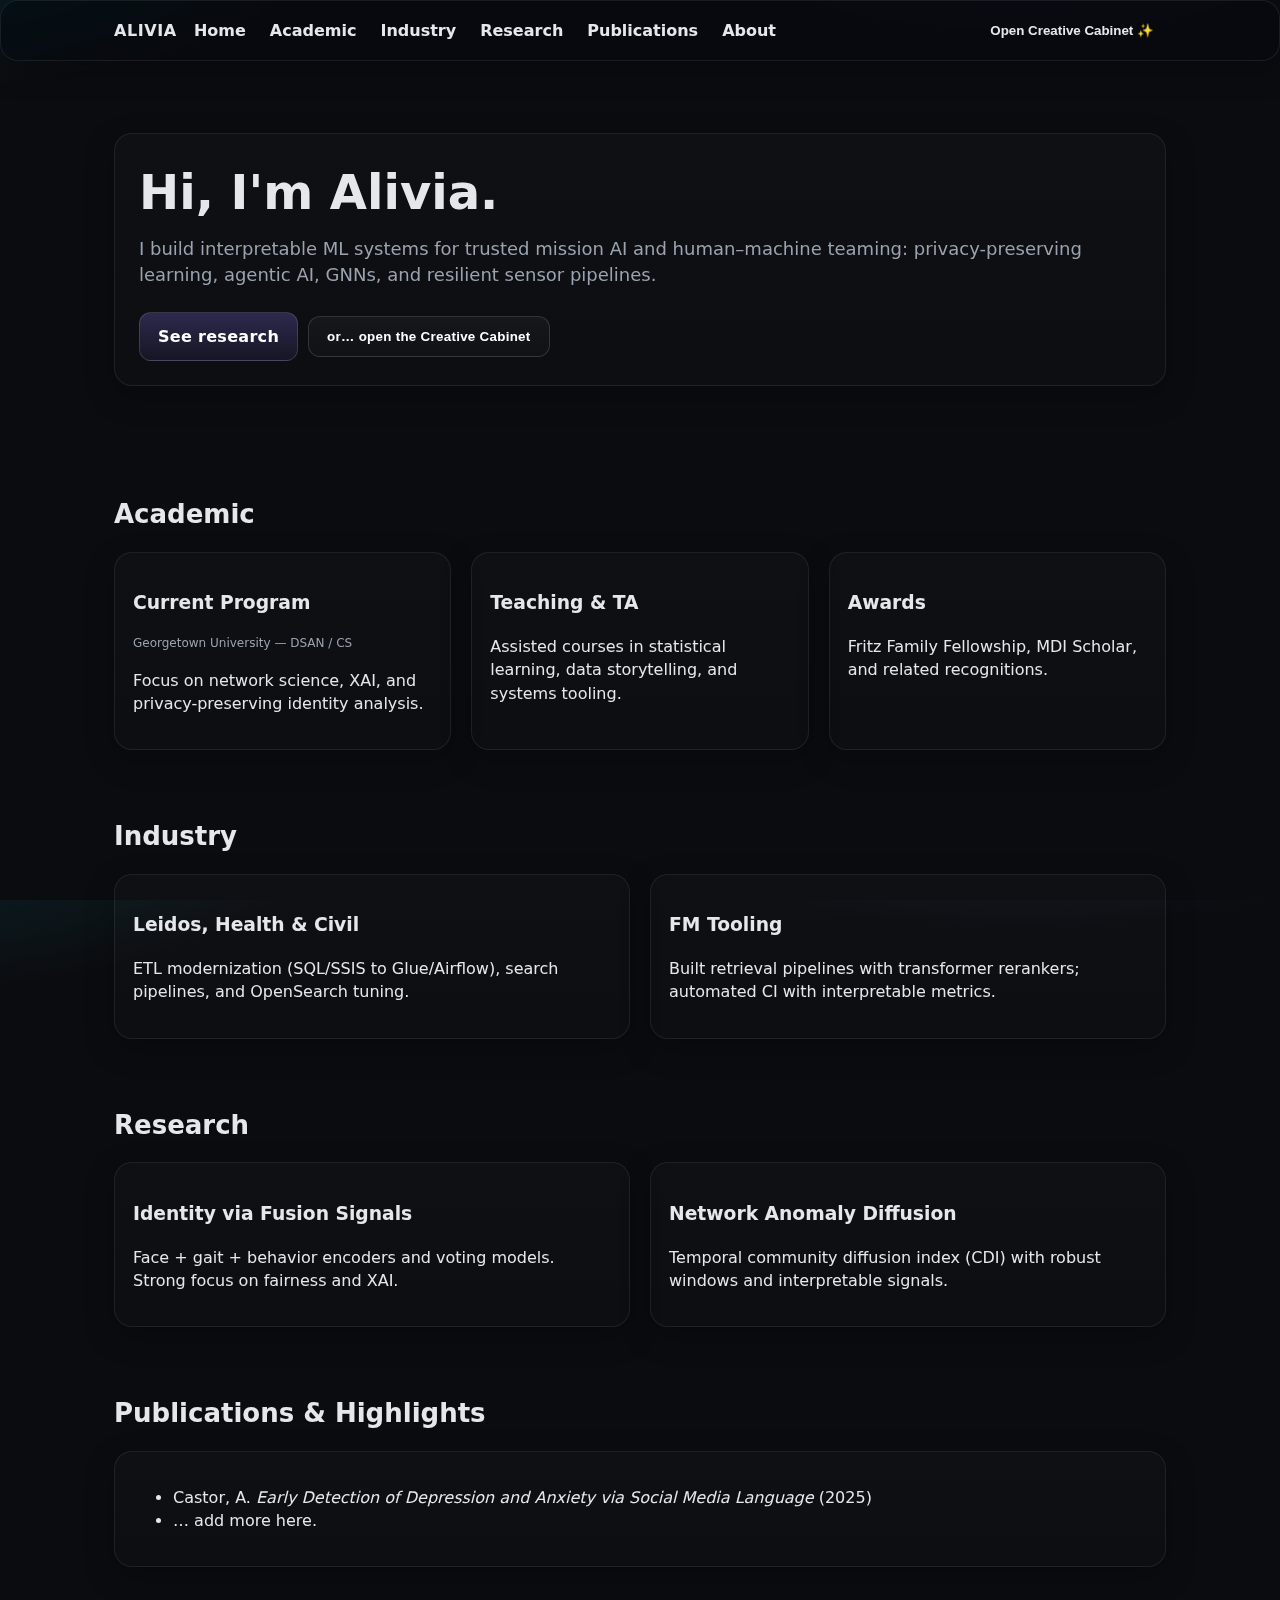
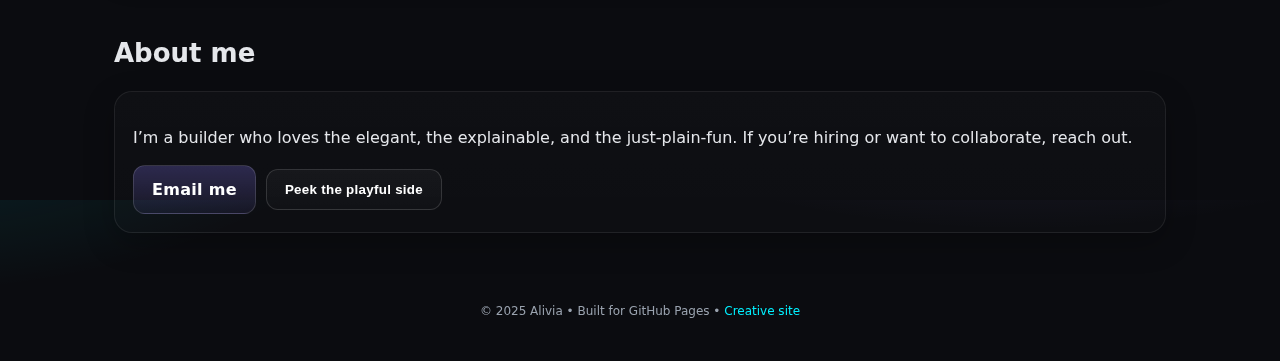
<file: index.html>
<!DOCTYPE html><html lang="en"><head>
<meta charset="utf-8"><meta name="viewport" content="width=device-width, initial-scale=1">
<title>Alivia — Professional</title><link rel="stylesheet" href="assets/css/styles.css"><meta name="theme-color" content="#0b0c10"></head>
<body>
<header class="topbar card"><nav class="nav container">
  <div class="left"><strong style="font-weight:900; letter-spacing:.6px">ALIVIA</strong>
    <a href="#home">Home</a><a href="#academic">Academic</a><a href="#industry">Industry</a><a href="#research">Research</a><a href="#publications">Publications</a><a href="#about">About</a></div>
  <div class="right"><button class="switch-mode" data-to-creative>Open Creative Cabinet ✨</button></div></nav></header>
<section id="home" class="hero container"><div class="card" style="padding:24px"><h1>Hi, I'm Alivia.</h1>
  <p>I build interpretable ML systems for trusted mission AI and human–machine teaming: privacy-preserving learning, agentic AI, GNNs, and resilient sensor pipelines.</p>
  <div class="controls"><a class="btn" href="#research">See research</a><button class="btn secondary" data-to-creative>or… open the Creative Cabinet</button></div></div></section>
<section id="academic" class="container section"><h2 class="section-title">Academic</h2><div class="grid">
  <div class="card" style="padding:18px"><h3>Current Program</h3><p class="small">Georgetown University — DSAN / CS</p><p>Focus on network science, XAI, and privacy-preserving identity analysis.</p></div>
  <div class="card" style="padding:18px"><h3>Teaching & TA</h3><p>Assisted courses in statistical learning, data storytelling, and systems tooling.</p></div>
  <div class="card" style="padding:18px"><h3>Awards</h3><p>Fritz Family Fellowship, MDI Scholar, and related recognitions.</p></div></div></section>
<section id="industry" class="container section"><h2 class="section-title">Industry</h2><div class="grid">
  <div class="card" style="padding:18px"><h3>Leidos, Health & Civil</h3><p>ETL modernization (SQL/SSIS to Glue/Airflow), search pipelines, and OpenSearch tuning.</p></div>
  <div class="card" style="padding:18px"><h3>FM Tooling</h3><p>Built retrieval pipelines with transformer rerankers; automated CI with interpretable metrics.</p></div></div></section>
<section id="research" class="container section"><h2 class="section-title">Research</h2><div class="grid">
  <div class="card" style="padding:18px"><h3>Identity via Fusion Signals</h3><p>Face + gait + behavior encoders and voting models. Strong focus on fairness and XAI.</p></div>
  <div class="card" style="padding:18px"><h3>Network Anomaly Diffusion</h3><p>Temporal community diffusion index (CDI) with robust windows and interpretable signals.</p></div></div></section>
<section id="publications" class="container section"><h2 class="section-title">Publications & Highlights</h2><div class="card" style="padding:18px"><ul>
  <li>Castor, A. <em>Early Detection of Depression and Anxiety via Social Media Language</em> (2025)</li><li>… add more here.</li></ul></div></section>
<section id="about" class="container section"><h2 class="section-title">About me</h2><div class="card" style="padding:18px">
  <p>I’m a builder who loves the elegant, the explainable, and the just-plain-fun. If you’re hiring or want to collaborate, reach out.</p>
  <div class="controls"><a class="btn" href="mailto:hello@example.com">Email me</a><button class="btn secondary" data-to-creative>Peek the playful side</button></div></div></section>
<footer class="small">© 2025 Alivia • Built for GitHub Pages • <a href="creative.html">Creative site</a></footer>
<script src="assets/js/storage.js"></script><script src="assets/js/main.js"></script></body></html>
</file>
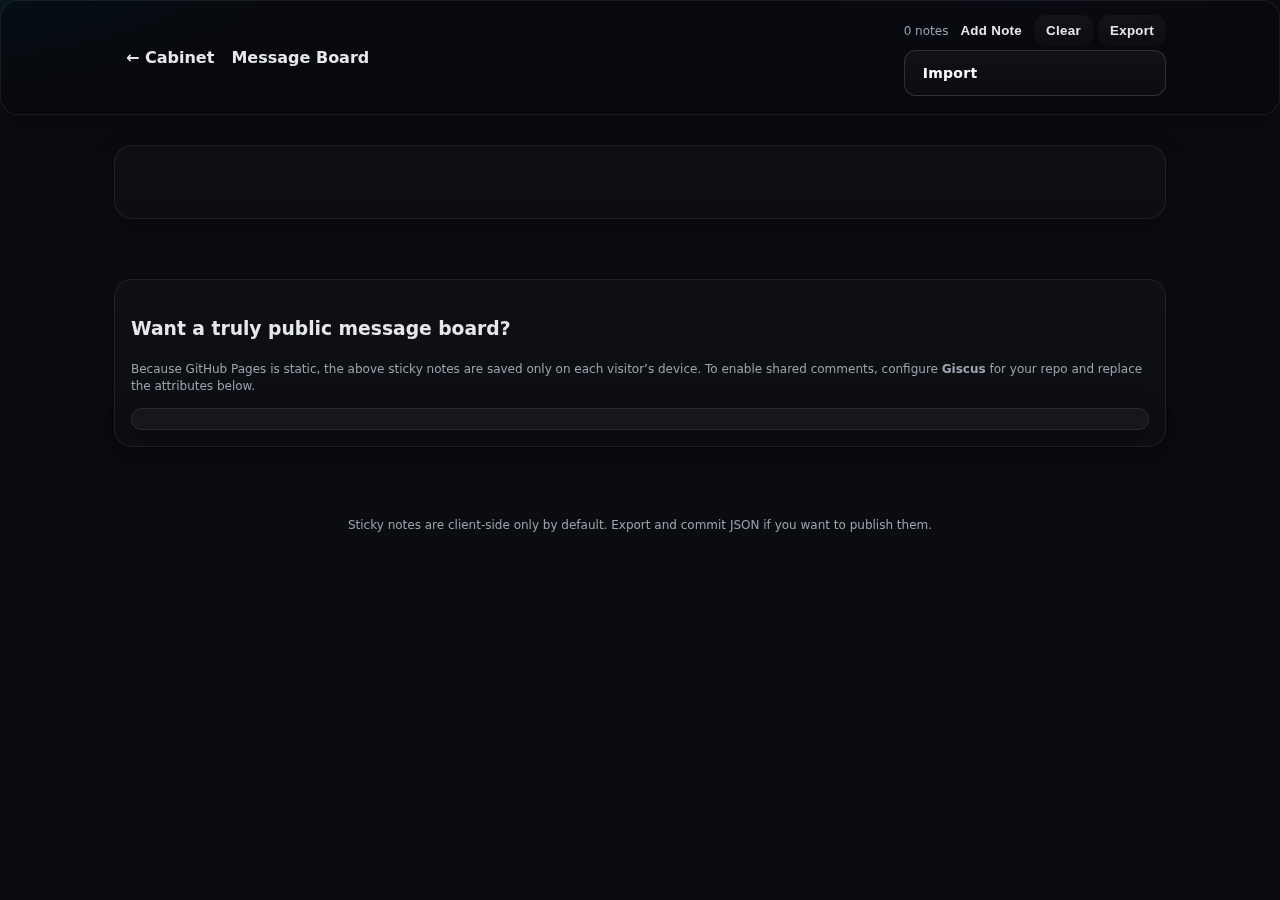
<file: board.html>
<!DOCTYPE html><html lang="en"><head>
<meta charset="utf-8"><meta name="viewport" content="width=device-width, initial-scale=1">
<title>🗒️ Post-it Board</title><link rel="stylesheet" href="assets/css/styles.css"></head>
<body><header class="topbar card"><nav class="nav container"><div class="left"><a href="creative.html">← Cabinet</a> <strong>Message Board</strong></div>
  <div class="right"><span class="small" id="count"></span><button class="btn" id="addNote">Add Note</button><button class="btn secondary" id="clearNotes">Clear</button>
    <button class="btn secondary" id="exportNotes">Export</button><label class="btn secondary" style="cursor:pointer">Import <input id="importNotes" type="file" accept="application/json" hidden></label></div></nav></header>
<section class="container section"><div class="card" style="padding:16px"><div class="board"></div></div></section>
<section class="container section"><div class="card" style="padding:16px"><h3>Want a truly public message board?</h3>
  <p class="small">Because GitHub Pages is static, the above sticky notes are saved only on each visitor’s device. To enable shared comments, configure <strong>Giscus</strong> for your repo and replace the attributes below.</p>
  <div class="card" style="padding:10px; background:rgba(255,255,255,.04)">
    <script src="https://giscus.app/client.js" data-repo="OWNER/REPO" data-repo-id="REPO_ID" data-category="Announcements" data-category-id="CATEGORY_ID" data-mapping="pathname" data-strict="0" data-reactions-enabled="1" data-emit-metadata="0" data-input-position="top" data-theme="transparent_dark" data-lang="en" crossorigin="anonymous" async></script>
  </div></div></section>
<footer class="small">Sticky notes are client-side only by default. Export and commit JSON if you want to publish them.</footer>
<script src="assets/js/storage.js"></script><script src="assets/js/board.js"></script></body></html>
</file>
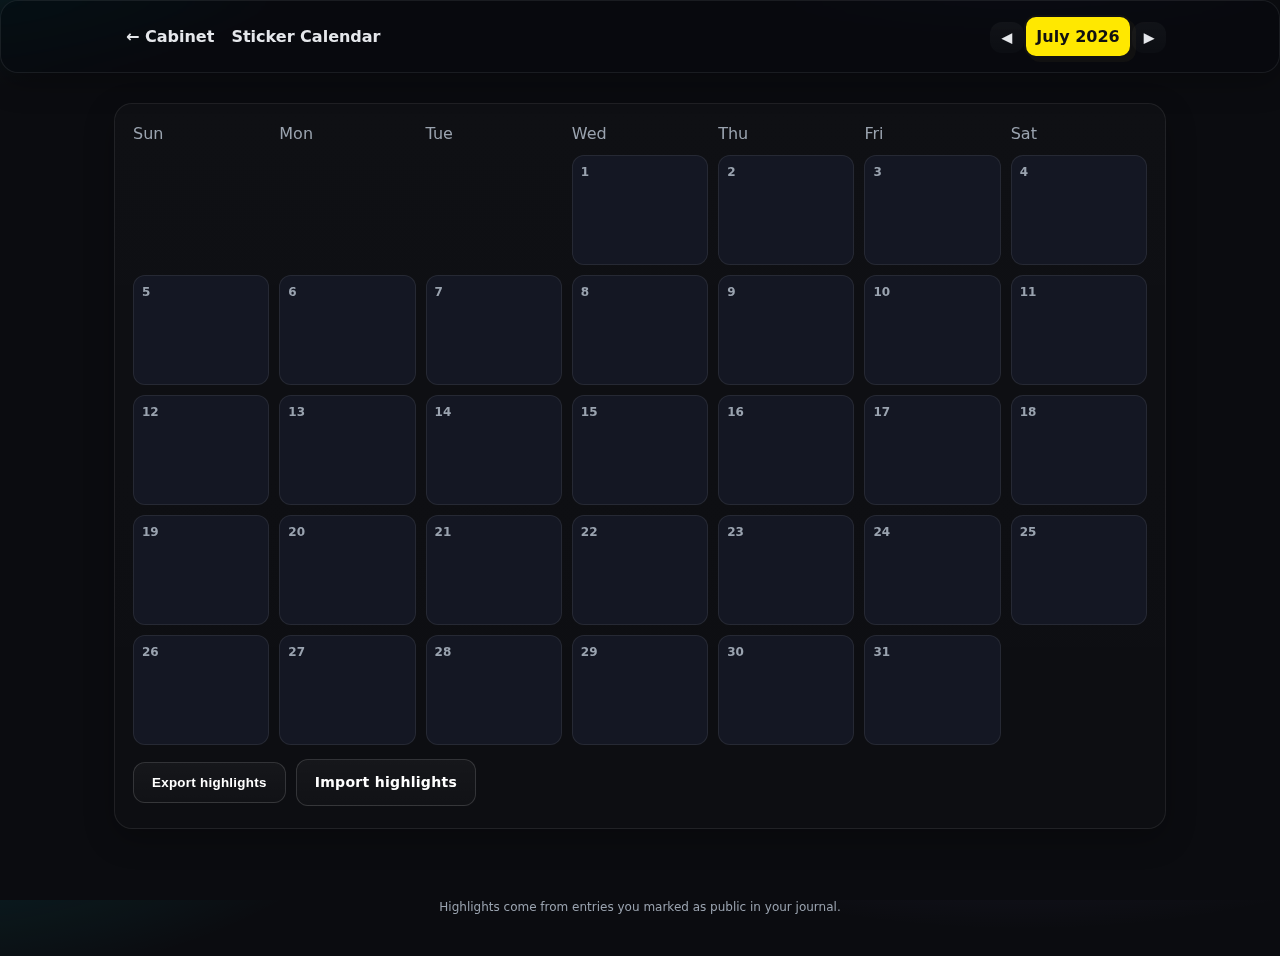
<file: calendar.html>
<!DOCTYPE html><html lang="en"><head>
<meta charset="utf-8"><meta name="viewport" content="width=device-width, initial-scale=1">
<title>📆 Sticker Calendar</title><link rel="stylesheet" href="assets/css/styles.css"></head>
<body><header class="topbar card"><nav class="nav container"><div class="left"><a href="creative.html">← Cabinet</a> <strong>Sticker Calendar</strong></div>
  <div class="right"><button class="btn secondary" id="prev">◀</button><span class="y2k-chip" id="monthLabel"></span><button class="btn secondary" id="next">▶</button></div></nav></header>
<section class="container section"><div class="card" style="padding:18px"><div class="cal-header"><div>Sun</div><div>Mon</div><div>Tue</div><div>Wed</div><div>Thu</div><div>Fri</div><div>Sat</div></div>
  <div class="calendar"></div>
  <div class="controls" style="margin-top:10px"><button class="btn secondary" id="exportHL">Export highlights</button>
    <label class="btn secondary" style="cursor:pointer">Import highlights <input id="importHL" type="file" accept="application/json" hidden></label></div></div></section>
<footer class="small">Highlights come from entries you marked as public in your journal.</footer>
<script src="assets/js/storage.js"></script><script src="assets/js/calendar.js"></script>  <script src="assets/js/cabinet.js"></script>
</body></html>
</file>
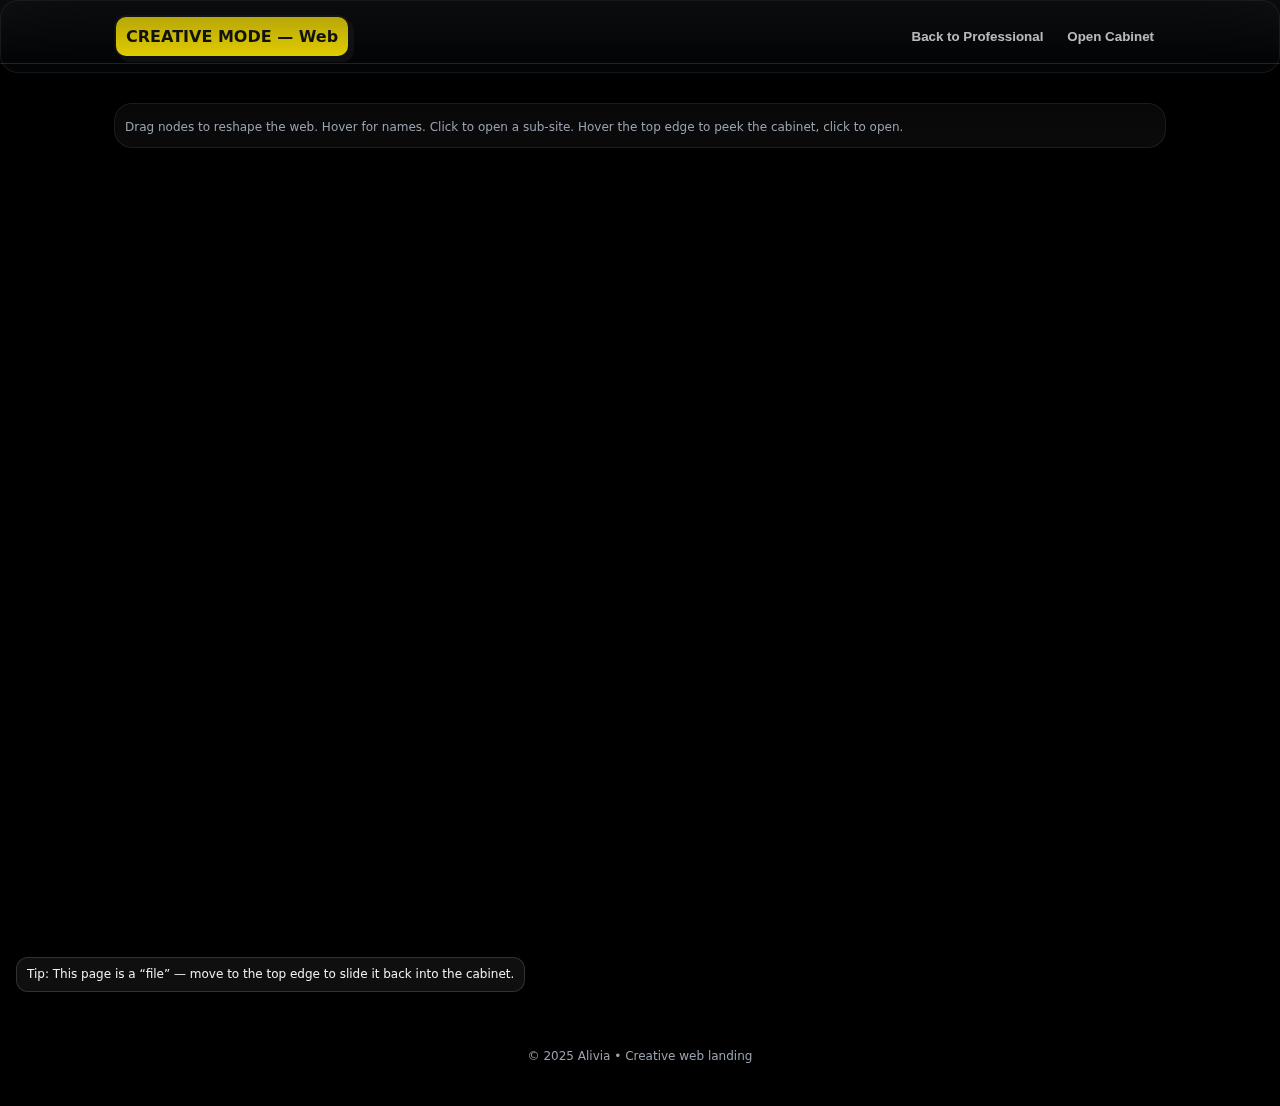
<file: creative.html>
<!DOCTYPE html><html lang="en"><head>
<meta charset="utf-8"><meta name="viewport" content="width=device-width, initial-scale=1">
<title>Alivia — Creative Cabinet</title><link rel="stylesheet" href="assets/css/styles.css"></head>
<body class="creative-landing">
<div class="top-hover-zone" title="Hover or click to open the cabinet"></div>
<header class="topbar card"><nav class="nav container">
  <div class="left"><span class="y2k-chip">CREATIVE MODE — Web</span></div>
  <div class="right"><button class="switch-mode" data-to-pro>Back to Professional</button><button class="switch-mode" data-open-cabinet>Open Cabinet</button></div>
</nav></header>
<section class="container section"><div class="card" style="padding:10px; background:rgba(255,255,255,.04)">
  <span class="small">Drag nodes to reshape the web. Hover for names. Click to open a sub‑site. Hover the top edge to peek the cabinet, click to open.</span></div></section>
<div class="web-wrap"><canvas id="webcanvas"></canvas><div id="tooltip" style="display:none"></div>
  <div class="node-hint">Tip: This page is a “file” — move to the top edge to slide it back into the cabinet.</div></div>
<div class="cabinet"><div class="handle" data-open-cabinet>▼ open the cabinet</div><div class="container"><div class="drawer-tabs">
  <div class="tab"><a href="journal.html">🔒 Private Journal</a></div><div class="tab"><a href="calendar.html">📆 Sticker Calendar</a></div><div class="tab"><a href="library.html">📚 Book Shelf</a></div>
  <div class="tab"><a href="dvds.html">📀 DVD Rack</a></div><div class="tab"><a href="board.html">🗒️ Post-it Board</a></div><div class="tab"><a href="music.html">🎵 Music</a></div>
  <div class="tab"><a href="network.html">🕸️ Network</a></div><div class="tab"><a href="messaging.html">💬 Messaging</a></div><div class="tab"><a href="index.html">🧭 Professional</a></div>
</div><div class="card" style="padding:20px"><p>Use the drawer tabs as shortcuts — or the web of nodes on this page.</p></div></div></div>
<footer class="small">© 2025 Alivia • Creative web landing</footer>
<script src="assets/js/storage.js"></script><script src="assets/js/main.js"></script><script src="assets/js/web.js"></script></body></html>
</file>
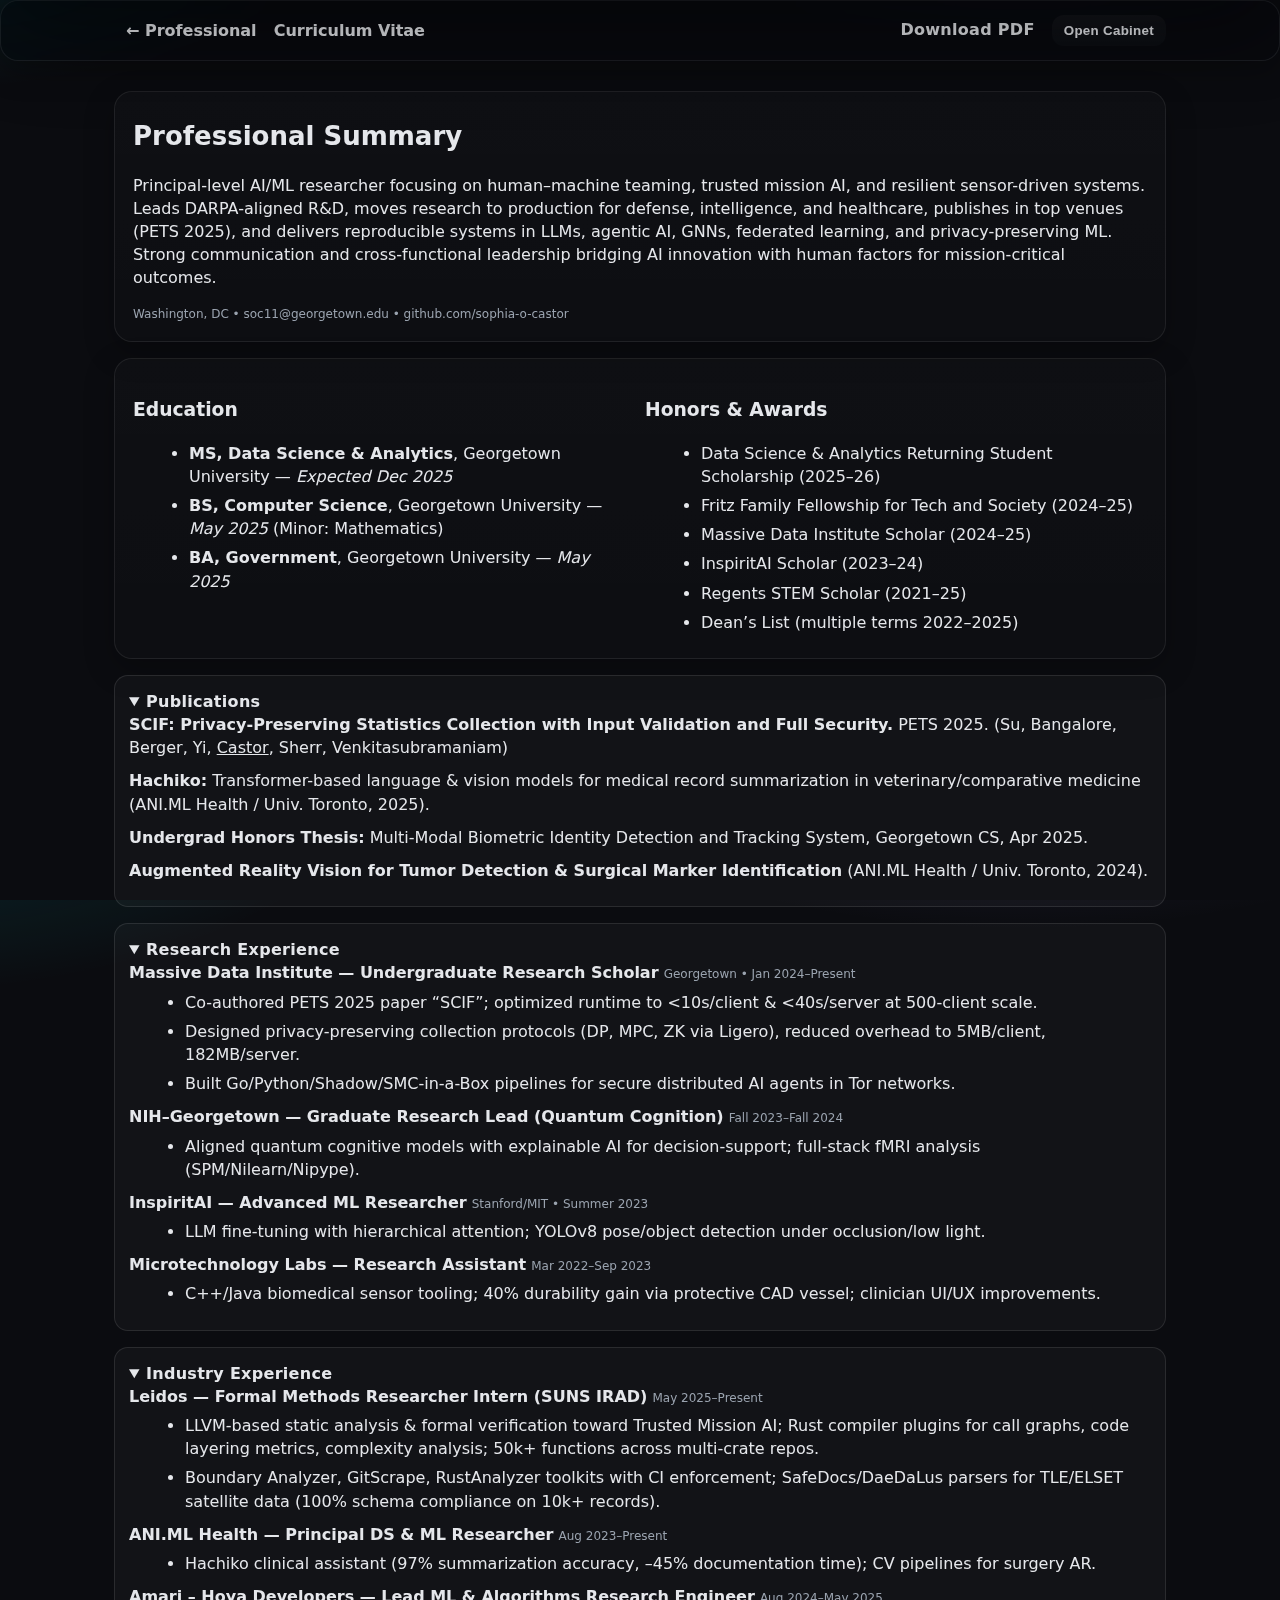
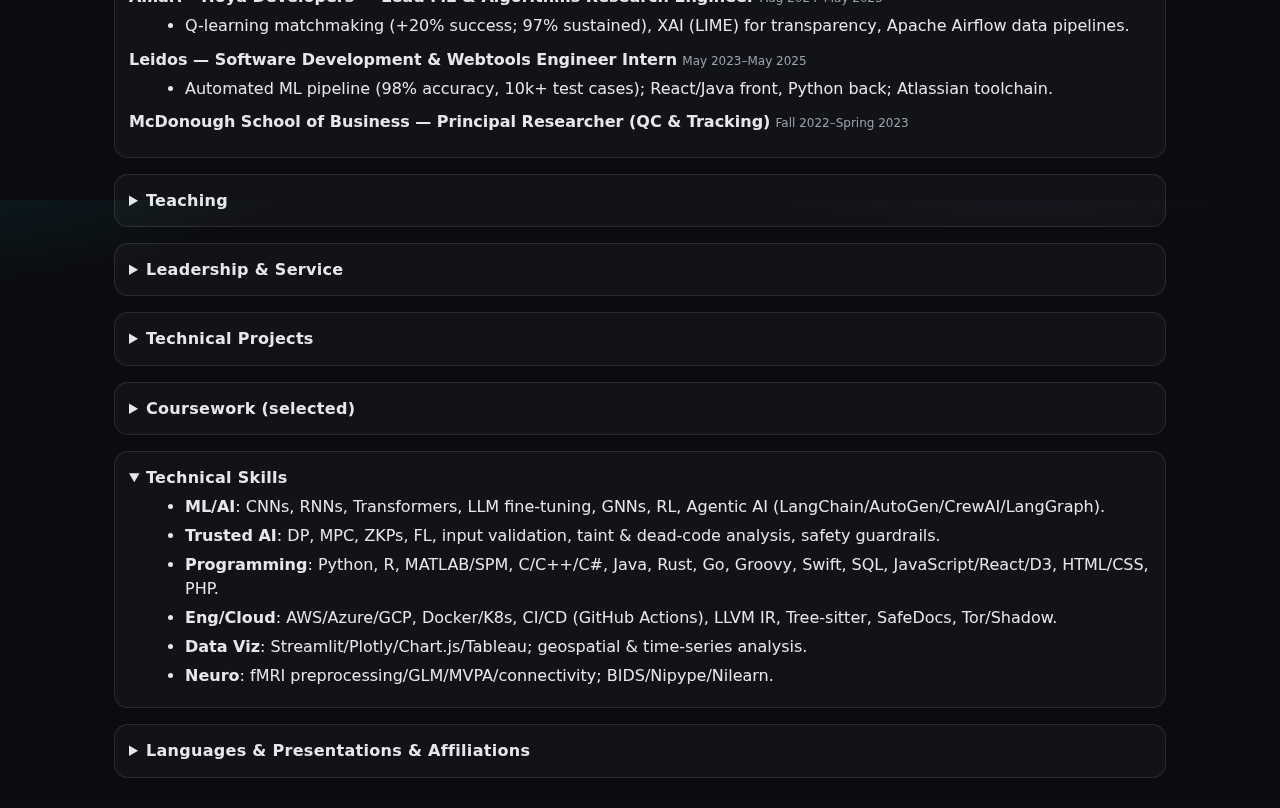
<file: cv.html>
<!DOCTYPE html>
<html lang="en">
<head>
  <meta charset="utf-8">
  <meta name="viewport" content="width=device-width, initial-scale=1">
  <title>CV — Sophia Castor</title>
  <link rel="stylesheet" href="assets/css/styles.css">
  <style>
    .cv-grid{display:grid; grid-template-columns:1fr; gap:16px}
    details{ background:rgba(255,255,255,.03); border:1px solid rgba(255,255,255,.1); border-radius:14px; padding:14px }
    summary{ cursor:pointer; font-weight:800; letter-spacing:.3px }
    .cv-two{ display:grid; grid-template-columns:1fr 1fr; gap:10px }
    .chip{ display:inline-flex; gap:8px; align-items:center; background:rgba(255,255,255,.06); border:1px solid rgba(255,255,255,.12); padding:6px 10px; border-radius:999px; margin-right:6px; margin-top:6px }
    .item{ margin-bottom:10px }
    .where{ color:var(--muted); font-size:12px }
    .bul{ margin:6px 0 0 16px }
    .bul li{ margin-bottom:6px }
    .download{ margin-left:auto }
  </style>
</head>
<body>
  <header class="topbar card">
    <nav class="nav container">
      <div class="left"><a href="index.html">← Professional</a> <strong>Curriculum Vitae</strong></div>
      <div class="right">
        <a class="btn" href="assets/docs/Sophia_Castor_CV.pdf" target="_blank" rel="noopener">Download PDF</a>
        <button class="btn secondary" data-open-cabinet>Open Cabinet</button>
      </div>
    </nav>
  </header>

  <section class="container section cv-grid">
    <div class="card" style="padding:18px">
      <h2 class="section-title">Professional Summary</h2>
      <p>Principal-level AI/ML researcher focusing on human–machine teaming, trusted mission AI, and resilient sensor-driven systems. Leads DARPA-aligned R&amp;D, moves research to production for defense, intelligence, and healthcare, publishes in top venues (PETS 2025), and delivers reproducible systems in LLMs, agentic AI, GNNs, federated learning, and privacy-preserving ML. Strong communication and cross-functional leadership bridging AI innovation with human factors for mission-critical outcomes.</p>
      <div class="small">Washington, DC • soc11@georgetown.edu • github.com/sophia-o-castor</div>
    </div>

    <div class="card" style="padding:18px">
      <div class="cv-two">
        <div>
          <h3>Education</h3>
          <ul class="bul">
            <li><strong>MS, Data Science &amp; Analytics</strong>, Georgetown University — <em>Expected Dec 2025</em></li>
            <li><strong>BS, Computer Science</strong>, Georgetown University — <em>May 2025</em> (Minor: Mathematics)</li>
            <li><strong>BA, Government</strong>, Georgetown University — <em>May 2025</em></li>
          </ul>
        </div>
        <div>
          <h3>Honors &amp; Awards</h3>
          <ul class="bul">
            <li>Data Science &amp; Analytics Returning Student Scholarship (2025–26)</li>
            <li>Fritz Family Fellowship for Tech and Society (2024–25)</li>
            <li>Massive Data Institute Scholar (2024–25)</li>
            <li>InspiritAI Scholar (2023–24)</li>
            <li>Regents STEM Scholar (2021–25)</li>
            <li>Dean’s List (multiple terms 2022–2025)</li>
          </ul>
        </div>
      </div>
    </div>

    <details open>
      <summary>Publications</summary>
      <div class="item"><strong>SCIF: Privacy-Preserving Statistics Collection with Input Validation and Full Security.</strong> PETS 2025. (Su, Bangalore, Berger, Yi, <u>Castor</u>, Sherr, Venkitasubramaniam)</div>
      <div class="item"><strong>Hachiko:</strong> Transformer-based language &amp; vision models for medical record summarization in veterinary/comparative medicine (ANI.ML Health / Univ. Toronto, 2025).</div>
      <div class="item"><strong>Undergrad Honors Thesis:</strong> Multi-Modal Biometric Identity Detection and Tracking System, Georgetown CS, Apr 2025.</div>
      <div class="item"><strong>Augmented Reality Vision for Tumor Detection &amp; Surgical Marker Identification</strong> (ANI.ML Health / Univ. Toronto, 2024).</div>
    </details>

    <details open>
      <summary>Research Experience</summary>
      <div class="item">
        <strong>Massive Data Institute — Undergraduate Research Scholar</strong> <span class="where">Georgetown • Jan 2024–Present</span>
        <ul class="bul">
          <li>Co-authored PETS 2025 paper “SCIF”; optimized runtime to &lt;10s/client &amp; &lt;40s/server at 500-client scale.</li>
          <li>Designed privacy-preserving collection protocols (DP, MPC, ZK via Ligero), reduced overhead to 5MB/client, 182MB/server.</li>
          <li>Built Go/Python/Shadow/SMC-in-a-Box pipelines for secure distributed AI agents in Tor networks.</li>
        </ul>
      </div>
      <div class="item">
        <strong>NIH–Georgetown — Graduate Research Lead (Quantum Cognition)</strong> <span class="where">Fall 2023–Fall 2024</span>
        <ul class="bul">
          <li>Aligned quantum cognitive models with explainable AI for decision-support; full-stack fMRI analysis (SPM/Nilearn/Nipype).</li>
        </ul>
      </div>
      <div class="item">
        <strong>InspiritAI — Advanced ML Researcher</strong> <span class="where">Stanford/MIT • Summer 2023</span>
        <ul class="bul">
          <li>LLM fine-tuning with hierarchical attention; YOLOv8 pose/object detection under occlusion/low light.</li>
        </ul>
      </div>
      <div class="item">
        <strong>Microtechnology Labs — Research Assistant</strong> <span class="where">Mar 2022–Sep 2023</span>
        <ul class="bul">
          <li>C++/Java biomedical sensor tooling; 40% durability gain via protective CAD vessel; clinician UI/UX improvements.</li>
        </ul>
      </div>
    </details>

    <details open>
      <summary>Industry Experience</summary>
      <div class="item">
        <strong>Leidos — Formal Methods Researcher Intern (SUNS IRAD)</strong> <span class="where">May 2025–Present</span>
        <ul class="bul">
          <li>LLVM-based static analysis &amp; formal verification toward Trusted Mission AI; Rust compiler plugins for call graphs, code layering metrics, complexity analysis; 50k+ functions across multi-crate repos.</li>
          <li>Boundary Analyzer, GitScrape, RustAnalyzer toolkits with CI enforcement; SafeDocs/DaeDaLus parsers for TLE/ELSET satellite data (100% schema compliance on 10k+ records).</li>
        </ul>
      </div>
      <div class="item">
        <strong>ANI.ML Health — Principal DS &amp; ML Researcher</strong> <span class="where">Aug 2023–Present</span>
        <ul class="bul">
          <li>Hachiko clinical assistant (97% summarization accuracy, –45% documentation time); CV pipelines for surgery AR.</li>
        </ul>
      </div>
      <div class="item">
        <strong>Amari – Hoya Developers — Lead ML &amp; Algorithms Research Engineer</strong> <span class="where">Aug 2024–May 2025</span>
        <ul class="bul">
          <li>Q-learning matchmaking (+20% success; 97% sustained), XAI (LIME) for transparency, Apache Airflow data pipelines.</li>
        </ul>
      </div>
      <div class="item">
        <strong>Leidos — Software Development &amp; Webtools Engineer Intern</strong> <span class="where">May 2023–May 2025</span>
        <ul class="bul">
          <li>Automated ML pipeline (98% accuracy, 10k+ test cases); React/Java front, Python back; Atlassian toolchain.</li>
        </ul>
      </div>
      <div class="item">
        <strong>McDonough School of Business — Principal Researcher (QC &amp; Tracking)</strong> <span class="where">Fall 2022–Spring 2023</span>
      </div>
    </details>

    <details>
      <summary>Teaching</summary>
      <ul class="bul">
        <li>Georgetown — TA/Grader (Calculus II), 80+ students; +12% average exam performance.</li>
        <li>theCoderSchool — Lead Instructor (Scratch, Python, C++), 2020–2021.</li>
        <li>After School Kids — Instructor &amp; Mentor, 2021–2023.</li>
      </ul>
    </details>

    <details>
      <summary>Leadership &amp; Service</summary>
      <ul class="bul">
        <li>Students of Georgetown, Inc. (The Corp) — Director of Seasonal Services (2,000+ boxes; $70k revenue; 30% cost reduction; built CSV/Excel/Tkinter order system with 45% fewer errors).</li>
        <li>International Science Newspaper — Editor &amp; Media Lead (Bootstrap/PHP/XAMPP site; +20% readership).</li>
      </ul>
    </details>

    <details>
      <summary>Technical Projects</summary>
      <ul class="bul">
        <li><strong>IoT Anomaly Propagation &amp; CDI</strong> — temporal GNNs, cascade trees; +25% attribution; Streamlit observability.</li>
        <li><strong>Mental Health NLP</strong> — Reddit/Twitter classification; TF–IDF, BERT; SHAP explainability; interactive web app.</li>
        <li><strong>Gig Economy Data Policy</strong> — OSHA/DOL reporting framework; privacy-aware standards.</li>
        <li><strong>Sea-Level Rise &amp; Resilience</strong> — Bangladesh/Maldives/Philippines, lead–lag analysis &amp; policy guidance.</li>
        <li><strong>Humanitarian Security Incidents</strong> — 4,300+ incidents; full-stack data storytelling platform.</li>
      </ul>
    </details>

    <details>
      <summary>Coursework (selected)</summary>
      <div class="chip">NLP</div><div class="chip">ML/AI</div><div class="chip">Deep Learning</div><div class="chip">Network Analysis</div><div class="chip">GNNs</div>
      <div class="chip">Physics</div><div class="chip">Biochem</div><div class="chip">Neurobiology</div><div class="chip">Topology</div><div class="chip">Cryptography</div>
    </details>

    <details open>
      <summary>Technical Skills</summary>
      <ul class="bul">
        <li><strong>ML/AI</strong>: CNNs, RNNs, Transformers, LLM fine-tuning, GNNs, RL, Agentic AI (LangChain/AutoGen/CrewAI/LangGraph).</li>
        <li><strong>Trusted AI</strong>: DP, MPC, ZKPs, FL, input validation, taint &amp; dead-code analysis, safety guardrails.</li>
        <li><strong>Programming</strong>: Python, R, MATLAB/SPM, C/C++/C#, Java, Rust, Go, Groovy, Swift, SQL, JavaScript/React/D3, HTML/CSS, PHP.</li>
        <li><strong>Eng/Cloud</strong>: AWS/Azure/GCP, Docker/K8s, CI/CD (GitHub Actions), LLVM IR, Tree-sitter, SafeDocs, Tor/Shadow.</li>
        <li><strong>Data Viz</strong>: Streamlit/Plotly/Chart.js/Tableau; geospatial &amp; time-series analysis.</li>
        <li><strong>Neuro</strong>: fMRI preprocessing/GLM/MVPA/connectivity; BIDS/Nipype/Nilearn.</li>
      </ul>
    </details>

    <details>
      <summary>Languages &amp; Presentations &amp; Affiliations</summary>
      <ul class="bul">
        <li><strong>Languages</strong>: English, Spanish, French (fluent); Haitian Creole, ASL (proficient).</li>
        <li><strong>Recent Presentations</strong>: DSAN 6400 IoT CDI (Apr 2025); DSAN 5450 Gig Economy (Apr 2025); MDI Symposium SCIF (May 2024); ANI.ML Posters (2023–2024).</li>
        <li><strong>Affiliations</strong>: GAGE; AWM; SWE; Hoya Developers; Hoyalytics; MDI Scholar Program; GUWeCode; Disruptive Tech; Qualtrics Mentorship.</li>
      </ul>
    </details>

  </section>

  <div class="cabinet">
    <div class="handle" data-open-cabinet>▼ open the cabinet</div>
    <div class="container"><!-- drawer is injected by cabinet.js --></div>
  </div>

  <script src="assets/js/storage.js"></script>
  <script src="assets/js/main.js"></script>
  <script src="assets/js/cabinet.js"></script>
</body>
</html>
</file>
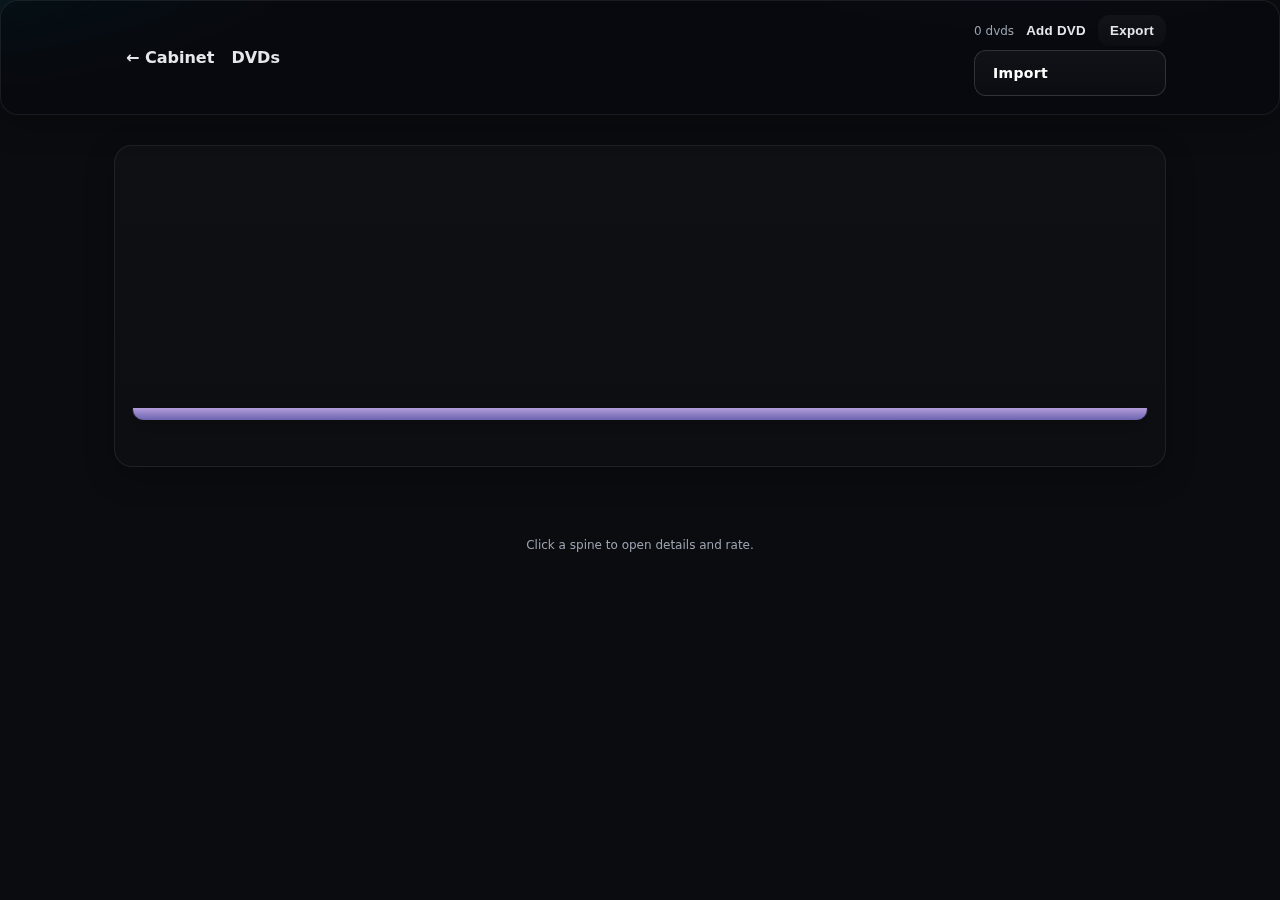
<file: dvds.html>
<!DOCTYPE html><html lang="en"><head>
<meta charset="utf-8"><meta name="viewport" content="width=device-width, initial-scale=1">
<title>📀 DVD Rack</title><link rel="stylesheet" href="assets/css/styles.css"></head>
<body data-kind="dvds"><header class="topbar card"><nav class="nav container"><div class="left"><a href="creative.html">← Cabinet</a> <strong>DVDs</strong></div>
  <div class="right"><span class="small" id="count"></span><button class="btn" id="addItem">Add DVD</button><button class="btn secondary" id="exportItems">Export</button>
    <label class="btn secondary" style="cursor:pointer">Import <input id="importItems" type="file" accept="application/json" hidden></label></div></nav></header>
<section class="container section"><div class="card" style="padding:18px"><div class="shelf"><div class="shelf-row"></div></div></div></section>
<div class="modal"><div class="panel"><div style="display:flex; justify-content:space-between; align-items:center"><h3>Edit DVD</h3><button class="btn secondary" id="closeModal">Close</button></div>
<form><div class="grid" style="grid-template-columns:1fr 1fr">
  <div><label>Title</label><input name="title" required></div><div><label>Director</label><input name="author"></div><div><label>Year</label><input name="year" type="number"></div>
  <div><label>Spine color</label><input name="color" type="color" value="#FBE7C6"></div>
  <div><label>Rating</label><div><span class="star">★</span><span class="star">★</span><span class="star">★</span><span class="star">★</span><span class="star">★</span><input type="hidden" name="rating" value="0"></div></div>
  <div><label><input type="checkbox" id="fav"> Favorite</label></div><div style="grid-column:1/-1"><label>Notes</label><textarea name="notes" rows="4" placeholder="What did you think?"></textarea></div></div></form>
<div class="controls"><button class="btn" id="saveItem">Save</button><button class="btn secondary" id="deleteItem">Delete</button></div></div></div>
<footer class="small">Click a spine to open details and rate.</footer>
<script src="assets/js/storage.js"></script><script src="assets/js/library.js"></script>  <script src="assets/js/cabinet.js"></script>
</body></html>
</file>
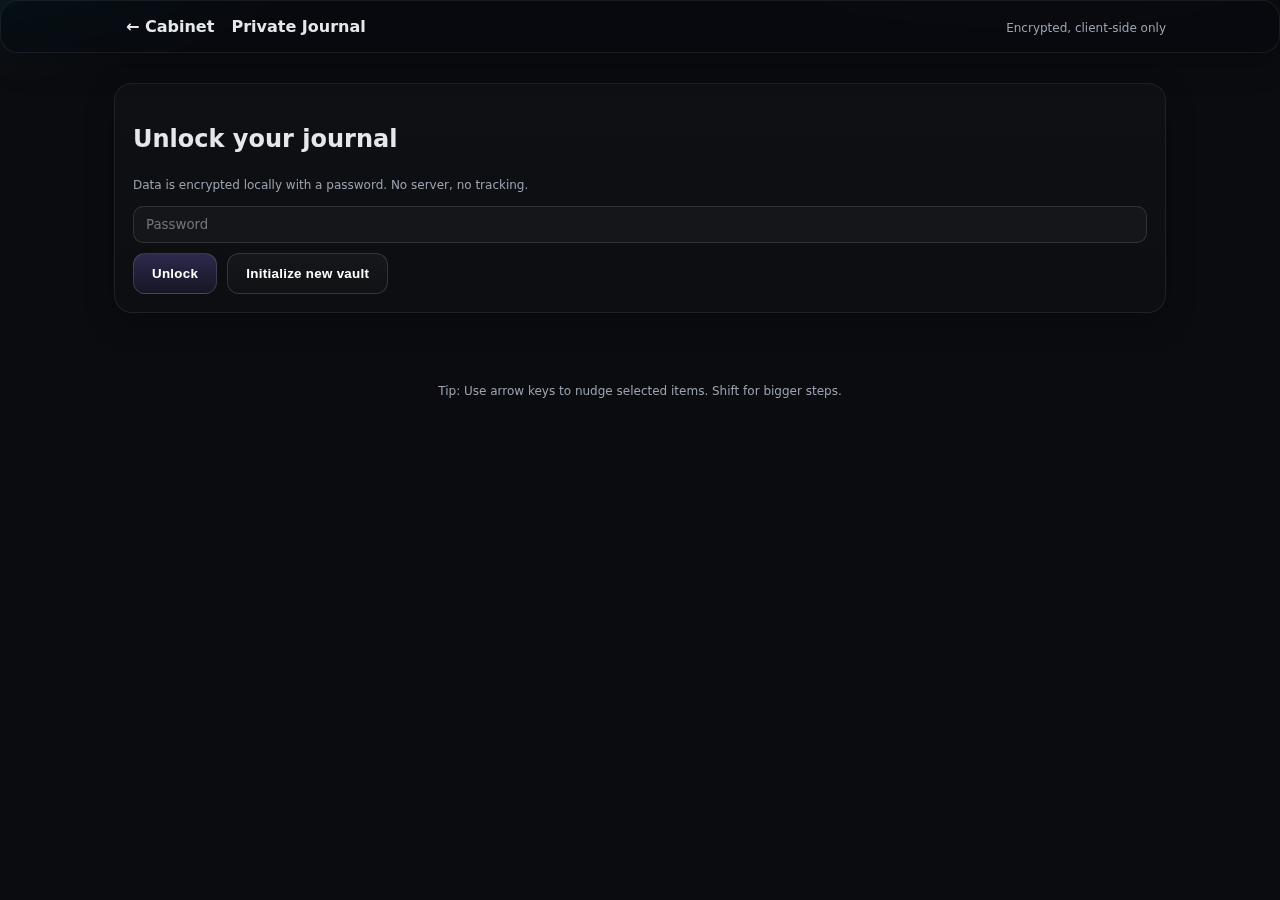
<file: journal.html>
<!DOCTYPE html><html lang="en"><head>
<meta charset="utf-8"><meta name="viewport" content="width=device-width, initial-scale=1">
<title>🔒 Private Journal</title><link rel="stylesheet" href="assets/css/styles.css"></head>
<body>
<header class="topbar card"><nav class="nav container"><div class="left"><a href="creative.html">← Cabinet</a> <strong>Private Journal</strong></div><div class="right"><span class="small">Encrypted, client-side only</span></div></nav></header>
<div id="lock" class="container section"><div class="card" style="padding:18px"><h2>Unlock your journal</h2><p class="small">Data is encrypted locally with a password. No server, no tracking.</p>
  <div class="controls"><input id="pw" type="password" placeholder="Password"><button id="unlockBtn" class="btn">Unlock</button><button id="initBtn" class="btn secondary">Initialize new vault</button></div>
  <div id="status" class="small"></div></div></div>
<div id="app" style="display:none">
<section class="container section"><div class="card" style="padding:16px"><div class="journal-layout">
  <div class="toolrow"><input id="entryTitle" placeholder="Entry title"><input id="entryDate" type="date"><button id="newEntry" class="btn secondary">New</button>
    <button id="saveEntry" class="btn">Save</button><button id="exportVault" class="btn secondary">Export Vault</button>
    <label class="btn secondary" style="cursor:pointer">Import Vault <input id="importVault" type="file" accept="application/json" hidden></label></div>
  <div class="toolrow"><button id="addText" class="btn secondary">Add Text</button><button id="addEmoji" class="btn secondary">Add Emoji</button>
    <label class="btn secondary" style="cursor:pointer">Add Sticker <input id="addSticker" type="file" accept="image/*" hidden></label>
    <span class="small">or quick-add:</span>
    <button class="btn secondary presetSticker" data-src="assets/images/stickers/sticker_star.png">⭐</button>
    <button class="btn secondary presetSticker" data-src="assets/images/stickers/sticker_heart.png">💖</button>
    <button class="btn secondary presetSticker" data-src="assets/images/stickers/sticker_blob.png">🔮</button>
    <button id="deleteNode" class="btn secondary">Delete Selected</button></div>
  <div><div class="canvas-wrap"><div id="journalStage"></div></div>
  <hr class="sep">
  <div class="toolrow"><label><input id="pubCheck" type="checkbox"> Publish a highlight to calendar</label><input id="pubCaption" placeholder="Highlight caption"><input id="pubSticker" placeholder="Sticker (emoji or data url)" value="⭐"></div>
</div></section>
<section class="container section"><h2 class="section-title">Your entries</h2><div id="entries"></div></section></div>
<footer class="small">Tip: Use arrow keys to nudge selected items. Shift for bigger steps.</footer>
<script src="assets/js/storage.js"></script><script src="assets/js/journal.js"></script>  <script src="assets/js/cabinet.js"></script>
</body></html>
</file>
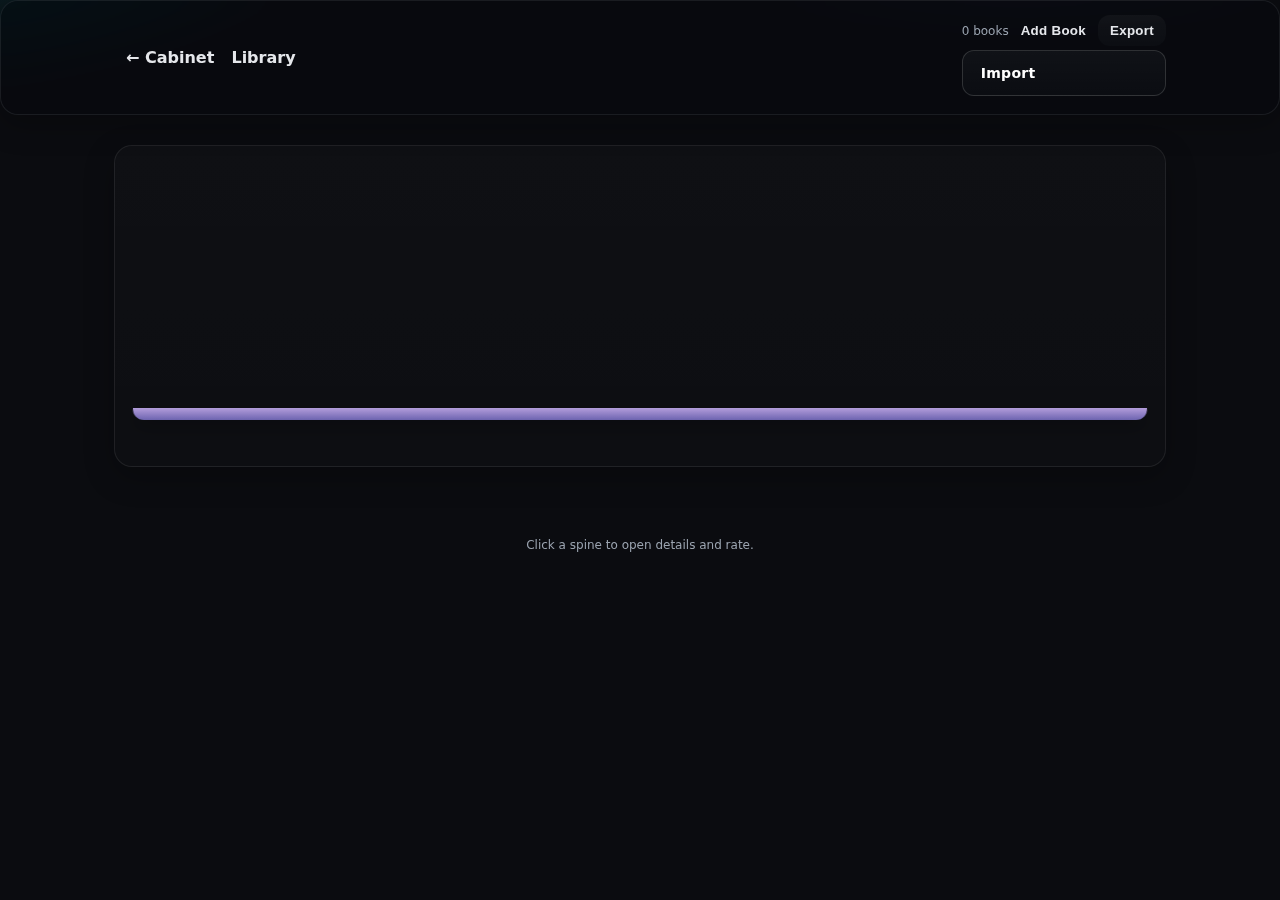
<file: library.html>
<!DOCTYPE html><html lang="en"><head>
<meta charset="utf-8"><meta name="viewport" content="width=device-width, initial-scale=1">
<title>📚 Library</title><link rel="stylesheet" href="assets/css/styles.css"></head>
<body data-kind="books"><header class="topbar card"><nav class="nav container"><div class="left"><a href="creative.html">← Cabinet</a> <strong>Library</strong></div>
  <div class="right"><span class="small" id="count"></span><button class="btn" id="addItem">Add Book</button><button class="btn secondary" id="exportItems">Export</button>
    <label class="btn secondary" style="cursor:pointer">Import <input id="importItems" type="file" accept="application/json" hidden></label></div></nav></header>
<section class="container section"><div class="card" style="padding:18px"><div class="shelf"><div class="shelf-row"></div></div></div></section>
<div class="modal"><div class="panel"><div style="display:flex; justify-content:space-between; align-items:center"><h3>Edit book</h3><button class="btn secondary" id="closeModal">Close</button></div>
<form><div class="grid" style="grid-template-columns:1fr 1fr">
  <div><label>Title</label><input name="title" required></div><div><label>Author</label><input name="author"></div><div><label>Year</label><input name="year" type="number"></div>
  <div><label>Spine color</label><input name="color" type="color" value="#BDB2FF"></div>
  <div><label>Rating</label><div><span class="star">★</span><span class="star">★</span><span class="star">★</span><span class="star">★</span><span class="star">★</span><input type="hidden" name="rating" value="0"></div></div>
  <div><label><input type="checkbox" id="fav"> Favorite</label></div><div style="grid-column:1/-1"><label>Notes</label><textarea name="notes" rows="4" placeholder="What did you think?"></textarea></div></div></form>
<div class="controls"><button class="btn" id="saveItem">Save</button><button class="btn secondary" id="deleteItem">Delete</button></div></div></div>
<footer class="small">Click a spine to open details and rate.</footer>
<script src="assets/js/storage.js"></script><script src="assets/js/library.js"></script>  <script src="assets/js/cabinet.js"></script>
</body></html>
</file>
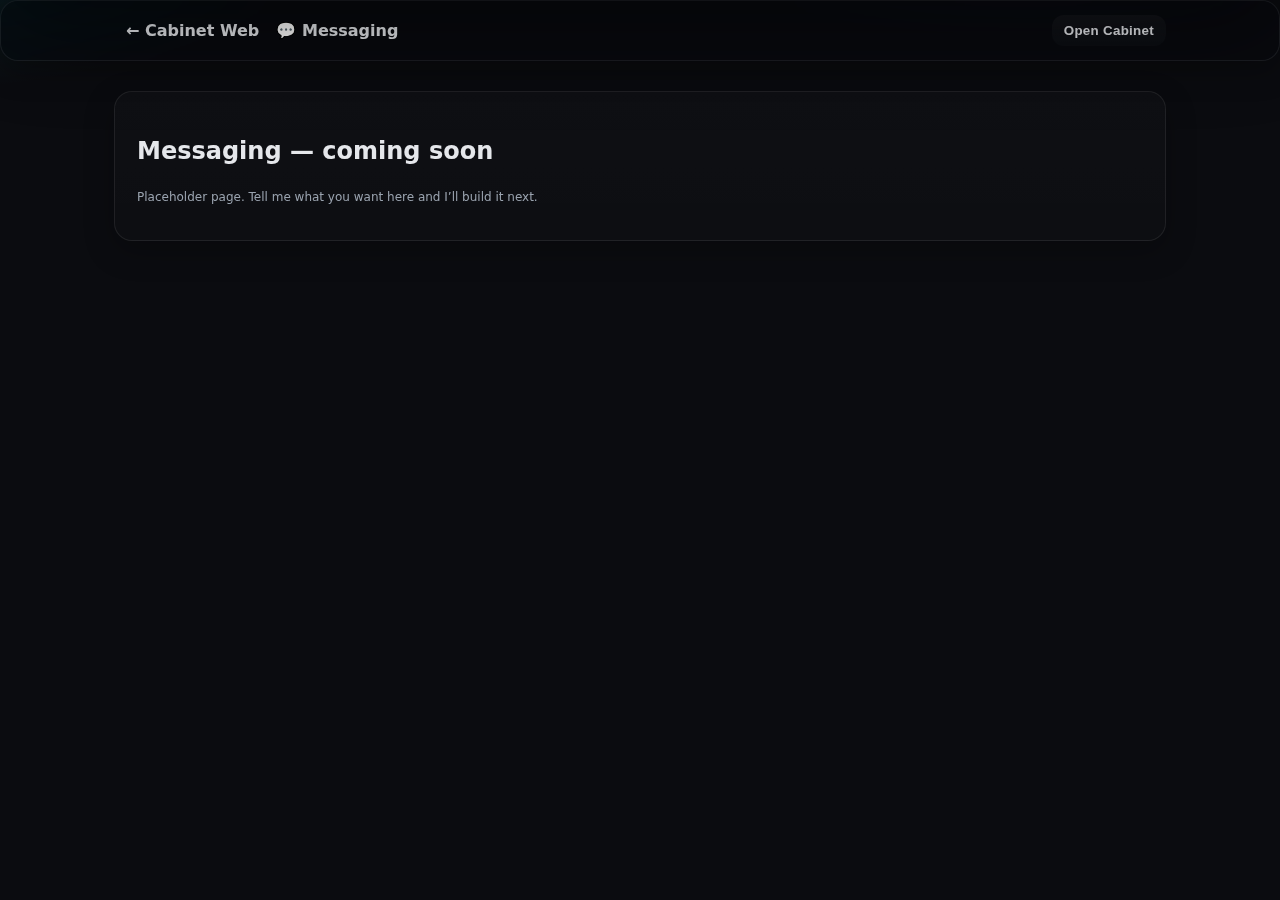
<file: messaging.html>
<!DOCTYPE html><html lang="en"><head>
<meta charset="utf-8"><meta name="viewport" content="width=device-width, initial-scale=1">
<title>💬 Messaging</title><link rel="stylesheet" href="assets/css/styles.css"></head>
<body><header class="topbar card"><nav class="nav container"><div class="left"><a href="creative.html">← Cabinet Web</a> <strong>💬 Messaging</strong></div>
  <div class="right"><button class="btn secondary" data-open-cabinet>Open Cabinet</button></div></nav></header>
<section class="container section"><div class="card" style="padding:22px"><h2>Messaging — coming soon</h2><p class="small">Placeholder page. Tell me what you want here and I’ll build it next.</p></div></section>
<div class="cabinet"><div class="handle" data-open-cabinet>▼ open the cabinet</div><div class="container"><div class="drawer-tabs">
  <div class="tab"><a href="creative.html">⬅ Back to Web</a></div><div class="tab"><a href="journal.html">Journal</a></div><div class="tab"><a href="calendar.html">Calendar</a></div>
  <div class="tab"><a href="library.html">Library</a></div><div class="tab"><a href="dvds.html">DVDs</a></div><div class="tab"><a href="board.html">Board</a></div></div></div></div>
<script src="assets/js/storage.js"></script><script src="assets/js/main.js"></script>  <script src="assets/js/cabinet.js"></script>
</body></html>
</file>
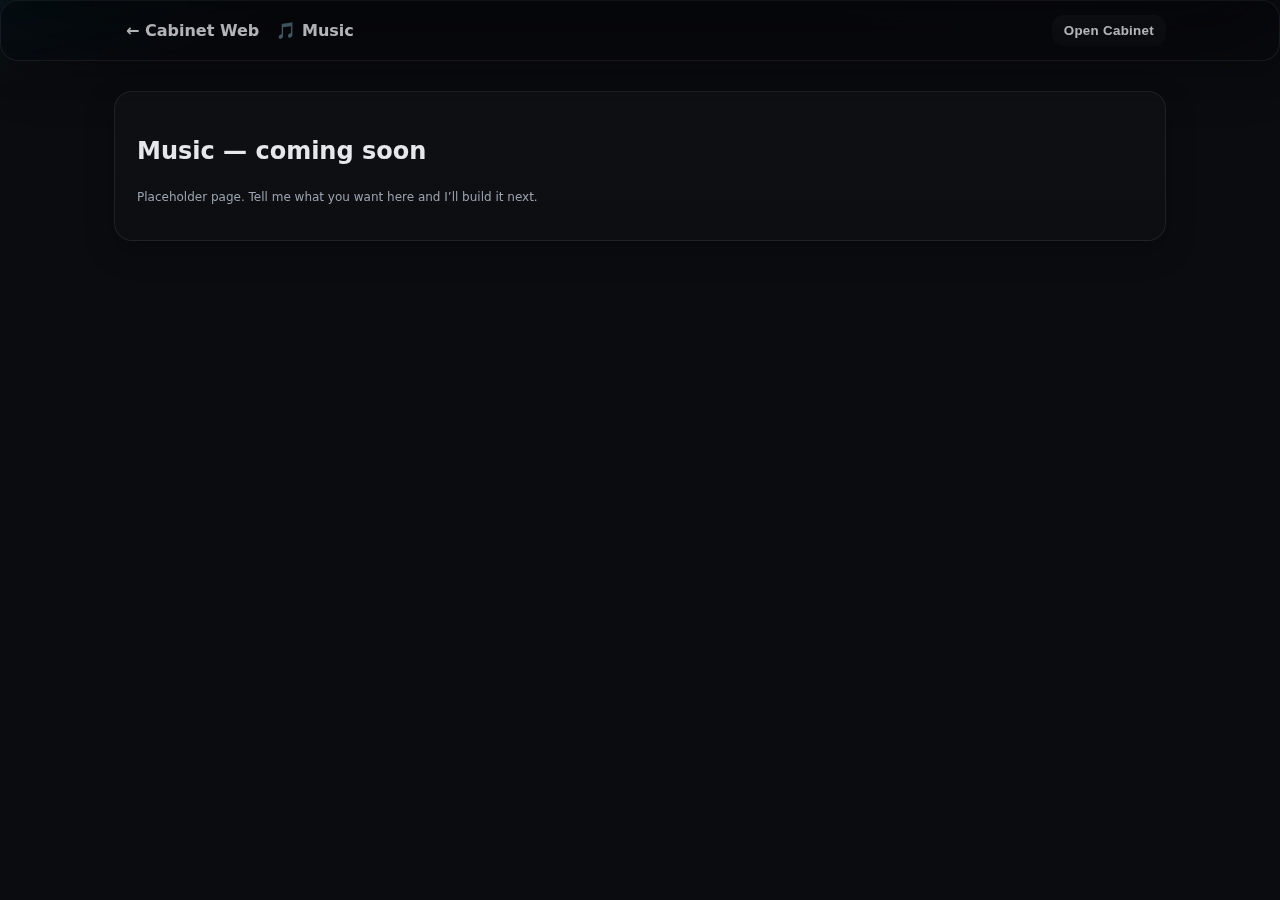
<file: music.html>
<!DOCTYPE html><html lang="en"><head>
<meta charset="utf-8"><meta name="viewport" content="width=device-width, initial-scale=1">
<title>🎵 Music</title><link rel="stylesheet" href="assets/css/styles.css"></head>
<body><header class="topbar card"><nav class="nav container"><div class="left"><a href="creative.html">← Cabinet Web</a> <strong>🎵 Music</strong></div>
  <div class="right"><button class="btn secondary" data-open-cabinet>Open Cabinet</button></div></nav></header>
<section class="container section"><div class="card" style="padding:22px"><h2>Music — coming soon</h2><p class="small">Placeholder page. Tell me what you want here and I’ll build it next.</p></div></section>
<div class="cabinet"><div class="handle" data-open-cabinet>▼ open the cabinet</div><div class="container"><div class="drawer-tabs">
  <div class="tab"><a href="creative.html">⬅ Back to Web</a></div><div class="tab"><a href="journal.html">Journal</a></div><div class="tab"><a href="calendar.html">Calendar</a></div>
  <div class="tab"><a href="library.html">Library</a></div><div class="tab"><a href="dvds.html">DVDs</a></div><div class="tab"><a href="board.html">Board</a></div></div></div></div>
<script src="assets/js/storage.js"></script><script src="assets/js/main.js"></script></body></html>
</file>
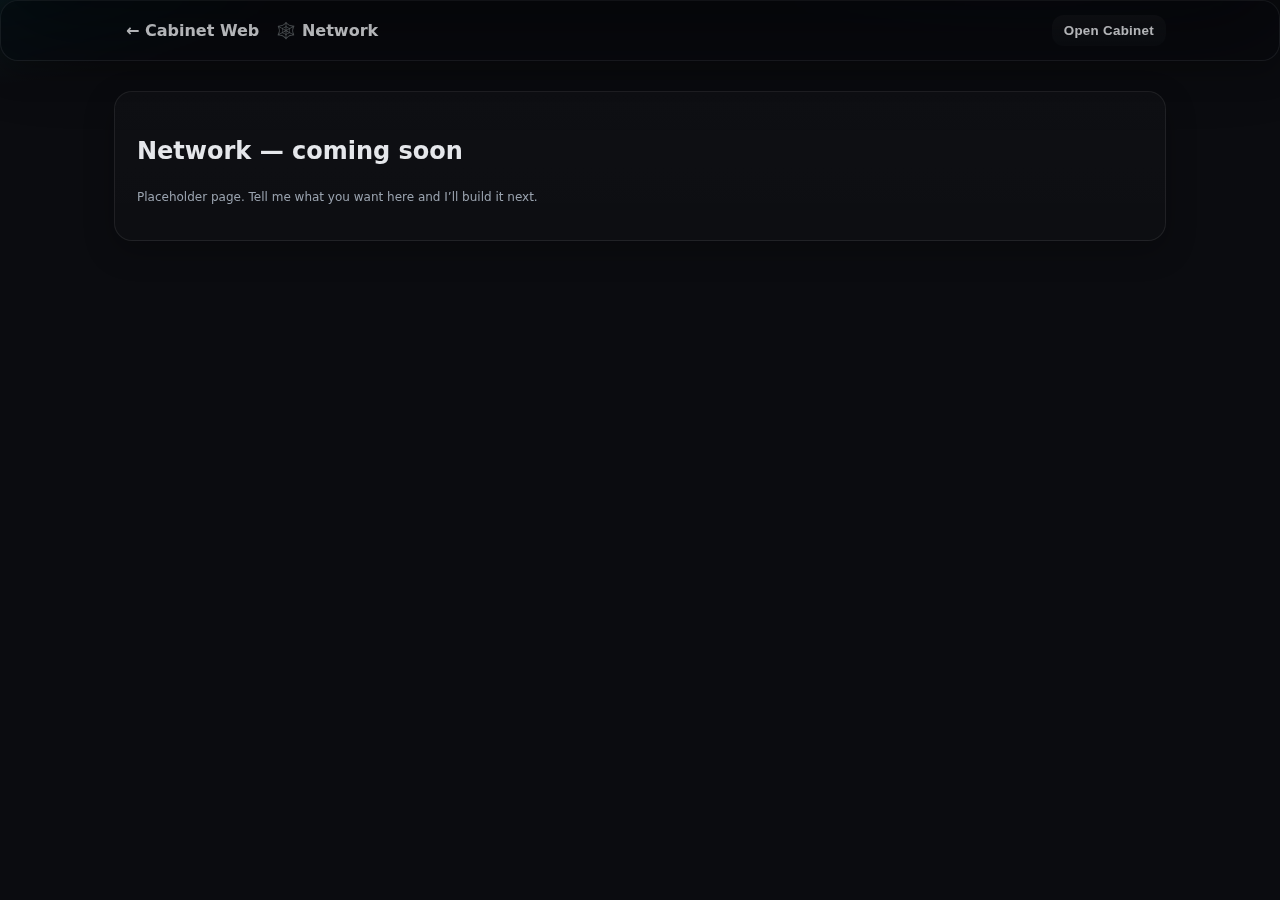
<file: network.html>
<!DOCTYPE html><html lang="en"><head>
<meta charset="utf-8"><meta name="viewport" content="width=device-width, initial-scale=1">
<title>🕸️ Network</title><link rel="stylesheet" href="assets/css/styles.css"></head>
<body><header class="topbar card"><nav class="nav container"><div class="left"><a href="creative.html">← Cabinet Web</a> <strong>🕸️ Network</strong></div>
  <div class="right"><button class="btn secondary" data-open-cabinet>Open Cabinet</button></div></nav></header>
<section class="container section"><div class="card" style="padding:22px"><h2>Network — coming soon</h2><p class="small">Placeholder page. Tell me what you want here and I’ll build it next.</p></div></section>
<div class="cabinet"><div class="handle" data-open-cabinet>▼ open the cabinet</div><div class="container"><div class="drawer-tabs">
  <div class="tab"><a href="creative.html">⬅ Back to Web</a></div><div class="tab"><a href="journal.html">Journal</a></div><div class="tab"><a href="calendar.html">Calendar</a></div>
  <div class="tab"><a href="library.html">Library</a></div><div class="tab"><a href="dvds.html">DVDs</a></div><div class="tab"><a href="board.html">Board</a></div></div></div></div>
<script src="assets/js/storage.js"></script><script src="assets/js/main.js"></script></body></html>
</file>
<file: assets/css/styles.css>
:root{
  --bg:#0b0c10; --card:#111218; --ink:#e5e7eb; --muted:#9aa3af; --accent:#8a7bff; --accent-2:#00f0ff;
  --y2k:#ffe800; --hot:#ff3ea5; --ok:#00ffa3; --warn:#ffb540; --shadow:0 10px 30px rgba(0,0,0,.25);
  --radius:18px; --font: Inter, ui-sans-serif, system-ui, -apple-system, Segoe UI, Roboto, "Helvetica Neue", Arial;
}
*{box-sizing:border-box}
html,body{height:100%}
body{
  background:radial-gradient(1200px 600px at 80% -30%, rgba(138,123,255,.25), transparent 50%),
             radial-gradient(1000px 500px at -10% -20%, rgba(0,240,255,.18), transparent 55%),
             var(--bg);
  color:var(--ink); margin:0; font-family:var(--font); line-height:1.45;
}
a{color:var(--accent-2); text-decoration:none} a:hover{text-decoration:underline}
.container{max-width:1100px;margin:0 auto;padding:24px}
.card{background:linear-gradient(180deg, rgba(255,255,255,.02), rgba(255,255,255,.01)); border:1px solid rgba(255,255,255,.08);
  border-radius:var(--radius); box-shadow:var(--shadow)}

header.topbar{ position:sticky; top:0; z-index:50; backdrop-filter:saturate(180%) blur(10px);
  background:rgba(7,8,12,.6); border-bottom:1px solid rgba(255,255,255,.08);}
.nav{ display:flex; gap:16px; align-items:center; justify-content:space-between; padding:14px 24px}
.nav a,.nav button{ color:var(--ink); background:transparent; border:0; font-weight:600; padding:8px 12px;
  border-radius:12px; transition:.2s ease transform, .2s ease background}
.nav a:hover,.nav button:hover{ background:rgba(255,255,255,.06); transform:translateY(-1px)}
.switch-mode{ border:1px solid rgba(255,255,255,.1); padding:8px 14px; border-radius:999px;
  background:linear-gradient(180deg, rgba(255,255,255,.04), rgba(255,255,255,.02))}
.hero{padding:72px 24px} .hero h1{font-size:48px;margin:0 0 8px} .hero p{color:var(--muted);font-size:18px;margin:0 0 24px}
.btn{ padding:12px 18px; border-radius:12px; border:1px solid rgba(255,255,255,.14);
  background:linear-gradient(180deg, rgba(138,123,255,.25), rgba(138,123,255,.08)); color:#fff; font-weight:700; letter-spacing:.3px; cursor:pointer}
.btn.secondary{ background:linear-gradient(180deg, rgba(255,255,255,.04), rgba(255,255,255,.02))}
.grid{display:grid; grid-template-columns:repeat(auto-fit, minmax(260px,1fr)); gap:20px}
.section{padding:30px 24px} h2.section-title{margin:8px 0 18px; font-size:26px} footer{padding:40px; text-align:center; color:var(--muted)}

/* Cabinet overlay */
.cabinet{ position:fixed; top:-80vh; left:0; right:0; height:80vh; background:linear-gradient(180deg,#f8f8fb,#e7e8f4);
  color:#111; border-bottom-left-radius:24px; border-bottom-right-radius:24px; box-shadow:0 30px 90px rgba(0,0,0,.45);
  transition:top .55s cubic-bezier(.2,.85,.25,1); z-index:60; overflow:auto; border-bottom:2px solid #d7d8e4}
.cabinet.open{ top:0 }
.cabinet .handle{ position:absolute; left:50%; transform:translate(-50%, -100%); top:0; background:#ffe800; color:#111;
  padding:12px 16px; border-radius:12px 12px 0 0; box-shadow:0 -8px 16px rgba(0,0,0,.15); font-weight:800; letter-spacing:.5px;
  cursor:pointer; border:2px solid #111}
.drawer-tabs{ display:flex; gap:14px; padding:14px 24px; flex-wrap:wrap}
.tab{ background:#fff; border:2px solid #111; border-radius:14px; padding:8px 12px; box-shadow:4px 5px 0 #111; font-weight:800; color:#111; cursor:pointer}
.tab:hover{ transform:translate(-1px,-1px); box-shadow:6px 7px 0 #111}
.tab a{ color:#111; text-decoration:none}

/* Shelf */
.shelf{perspective:1200px; margin:24px 0 40px; position:relative; height:220px}
.shelf-row{position:absolute; left:0; right:0; bottom:0; height:200px; transform:rotateX(12deg); transform-origin:bottom}
.shelf-row::after{ content:""; position:absolute; left:0; right:0; bottom:-12px; height:12px;
  background:linear-gradient(180deg, #b39ddb,#6d64b0); border-radius:0 0 18px 18px; box-shadow:0 6px 20px rgba(0,0,0,.35)}
.spine{ height:180px; width:38px; margin:0 6px; border-radius:8px; color:#111; font-weight:900; letter-spacing:.8px;
  display:flex; align-items:center; justify-content:center; writing-mode:vertical-rl; text-orientation:mixed; transform:translateZ(0); cursor:pointer;
  border:2px solid rgba(0,0,0,.75); box-shadow:2px 3px 0 rgba(0,0,0,.8); transition:transform .2s ease, box-shadow .2s ease}
.spine:hover{ transform:translateY(-6px) rotateX(-5deg); box-shadow:6px 8px 0 rgba(0,0,0,.8)}
.modal{position:fixed; inset:0; background:rgba(0,0,0,.55); display:none; align-items:center; justify-content:center; z-index:80}
.modal.open{display:flex}
.modal .panel{ width:min(720px, 92vw); background:#0f1117; border:1px solid rgba(255,255,255,.1); border-radius:18px; padding:18px; box-shadow:var(--shadow)}
label{font-size:14px; color:var(--muted); display:block; margin:4px 0}
input, select, textarea{ width:100%; padding:10px 12px; border-radius:10px; border:1px solid rgba(255,255,255,.12);
  background:rgba(255,255,255,.03); color:var(--ink); font-family:var(--font)}
.controls{display:flex; gap:10px; flex-wrap:wrap; align-items:center}
.star{font-size:22px; cursor:pointer; filter:saturate(1.2)} .star.on{color:#ffd166}
.tag{display:inline-flex; align-items:center; gap:6px; padding:6px 10px; border-radius:999px; background:rgba(255,255,255,.06); border:1px solid rgba(255,255,255,.1); margin-right:8px}

/* Post-it board */
.board{ display:grid; grid-template-columns:repeat(auto-fill, minmax(170px,1fr)); gap:20px; padding:20px}
.note{ background:#fff7a8; color:#111; padding:14px; border-radius:12px; border:2px solid #111; box-shadow:4px 6px 0 #111; transform:rotate(var(--rot, -2deg));
  font-family: "Comic Sans MS","Marker Felt","Bradley Hand", var(--font); min-height:140px; position:relative}
.note .pin{ position:absolute; width:16px; height:16px; background:#ff5252; border-radius:50%; border:2px solid #111; right:12px; top:8px}

/* Journal */
.canvas-wrap{background:#f5f6ff; border:2px dashed #111; border-radius:16px; padding:12px; overflow:auto}
#journalStage{width:100%; height:560px; background:#fff; border-radius:12px; border:2px solid #111}
.toolrow{display:flex; flex-wrap:wrap; gap:10px; padding:6px 0}
.toolrow input[type='file']{background:#fff; color:#111}

/* Calendar */
.calendar{display:grid; grid-template-columns:repeat(7, 1fr); gap:10px; padding-top:10px}
.cal-header{display:grid; grid-template-columns:repeat(7, 1fr); gap:10px; color:var(--muted)}
.day{background:#141723; border:1px solid rgba(255,255,255,.08); border-radius:12px; padding:8px; min-height:110px; position:relative}
.day h4{margin:0; font-size:12px; color:var(--muted)} .sticker{position:absolute; bottom:8px; right:8px; width:48px; height:48px; object-fit:contain; filter:drop-shadow(2px 2px 0 rgba(0,0,0,.6))}

/* Y2K details */
.y2k-chip{display:inline-flex; align-items:center; gap:8px; padding:8px 10px; border-radius:12px; border:2px solid #111; background:var(--y2k); color:#111; box-shadow:4px 4px 0 #111; font-weight:900}
hr.sep{border:none; height:1px; background:linear-gradient(90deg, rgba(255,255,255,.08), rgba(255,255,255,.02)); margin:20px 0}

.small{font-size:12px; color:var(--muted)}

/* --- Creative landing (web) --- */
body.creative-landing{ background:#000; color:#eee }
.web-wrap{ position:relative; height:calc(100vh - 70px) }
#webcanvas{ position:absolute; inset:0; display:block }
#tooltip{ position:absolute; padding:6px 10px; background:#111; color:#fff; border:1px solid rgba(255,255,255,.25);
  border-radius:10px; pointer-events:none; font-size:12px; transform:translate(-50%, -140%); white-space:nowrap; box-shadow:0 6px 20px rgba(0,0,0,.5) }
.top-hover-zone{ position:fixed; top:0; left:0; right:0; height:64px; z-index:70; cursor:ns-resize;
  background:linear-gradient(180deg, rgba(255,255,255,.06), rgba(255,255,255,0)); border-bottom:1px solid rgba(255,255,255,.08) }
.cabinet.peek{ top:-68vh } .node-hint{ position:absolute; left:16px; bottom:16px; background:rgba(255,255,255,.06);
  border:1px solid rgba(255,255,255,.15); padding:8px 10px; border-radius:12px; font-size:12px }

/* --- Hover glow for web nodes (canvas is drawn, but we add a soft overlay for tick feedback) --- */
#tickFlash{ position:fixed; pointer-events:none; inset:0; background:radial-gradient(circle at var(--x,50%) var(--y,50%), rgba(255,255,255,.28), transparent 20%);
  opacity:0; transition:opacity .25s ease; z-index:40 }
#tickFlash.show{ opacity:1 }

/* --- Journal palette + transform tools --- */
.journal-layout{ display:grid; grid-template-columns: 1fr 260px; gap:16px }
.palette{ background:rgba(255,255,255,.04); border:1px solid rgba(255,255,255,.08); border-radius:14px; padding:10px; height:100% }
.palette h4{ margin:10px 0 6px }
.palette .grid{ grid-template-columns:repeat(2,1fr); gap:8px }
.palette img{ width:100%; height:100px; object-fit:contain; background:#fff; border-radius:10px; border:1px solid #ddd; cursor:pointer }
.toolrow .tiny{ padding:6px 8px; font-size:12px }

.crop-overlay{ position:relative }
#cropRect{ fill:rgba(255,255,255,.15); stroke:#111; stroke-width:2; vector-effect:non-scaling-stroke }
.handle{ fill:#fff; stroke:#111; stroke-width:2; vector-effect:non-scaling-stroke; cursor:nwse-resize }

/* Cabinet drag progress indicator (top shadow increases as you drag) */
.top-hover-zone.dragging{ background:linear-gradient(180deg, rgba(255,255,255,.18), rgba(255,255,255,.02)) }

/* ===================== Drawer Navigator ===================== */
.cabinet{ background:linear-gradient(180deg,#f5f6fb,#e7e9f6); border-bottom:2px solid #cfd3e6 }
.cabinet .drawer-root{ padding:18px 24px 26px 24px; position:relative }
.drawer{ display:grid; grid-template-columns: 1.1fr 1.6fr; gap:24px; }
.drawer::before, .drawer::after{
  content:""; position:absolute; left:28px; right:28px; height:6px; border-radius:3px;
  background:linear-gradient(90deg, #c3c7db, #b2b7d1 40%, #c3c7db); box-shadow: inset 0 1px 2px rgba(0,0,0,.15);
}
.drawer::before{ top:64px } .drawer::after{ top:120px }

.files{
  max-height: 56vh; overflow:auto; padding:8px; background:#fefefe;
  border-radius:14px; border:1px solid #dcdff0; box-shadow: inset 0 2px 12px rgba(0,0,0,.06);
}
.file{
  position:relative; margin:14px 6px; cursor:pointer; transform:translateZ(0);
}
.file .sheet{
  height:68px; background: repeating-linear-gradient(180deg, #fff, #fff 12px, #fcfcff 12px, #fcfcff 24px);
  border:2px solid #111; border-radius:12px; box-shadow: 6px 8px 0 rgba(0,0,0,.8);
}
.file .tab{
  position:absolute; top:-12px; left:14px; height:26px; min-width:120px; padding:0 12px;
  background:#ffe57a; border:2px solid #111; border-bottom:none; border-radius:10px 10px 0 0; display:flex; align-items:center; gap:8px; font-weight:900;
  letter-spacing:.3px; color:#111; text-transform:uppercase; box-shadow: 4px 0 0 rgba(0,0,0,.8);
}
.file:hover .sheet{ transform: translate(2px, -2px) rotate(-0.4deg); transition:.15s; }
.file:hover .tab{ transform: translateY(-2px); }

.preview{
  background:#111216; color:#eaeaf0; border-radius:14px; border:1px solid rgba(255,255,255,.08);
  box-shadow:var(--shadow); padding:14px; position:relative; min-height: 56vh;
}
.preview .label{ font-weight:800; letter-spacing:.4px; margin-bottom:8px; display:flex; justify-content:space-between; align-items:center }
.preview .frame{
  position:relative; border-radius:12px; background:#0c0d12; border:1px solid rgba(255,255,255,.1);
  overflow:hidden; box-shadow: inset 0 0 0 1px rgba(255,255,255,.04), 0 14px 32px rgba(0,0,0,.45);
}
.preview iframe{
  width:100%; height:52vh; transform: scale(.66); transform-origin:0 0; pointer-events:none; border:0;
}
.preview .overlay{
  position:absolute; inset:0; background:linear-gradient(180deg, transparent, rgba(0,0,0,.25));
  opacity:0; transition:.2s; pointer-events:none;
}
.preview.loading .overlay{ opacity:1 }
.preview .hint{ position:absolute; right:12px; bottom:10px; color:#9aa3af; font-size:12px }
.preview .openbtn{ border:1px solid rgba(255,255,255,.14); background:linear-gradient(180deg, rgba(255,255,255,.08), rgba(255,255,255,.02));
  color:#fff; border-radius:10px; padding:6px 10px; font-weight:700 }

/* Cabinet states */
.cabinet{ top:-82vh }
.cabinet.peeking{ top:-68vh }
.cabinet.open{ top:0 }

/* Hide old tabs UI if present once drawer loads */
.drawer-installed .drawer-tabs{ display:none !important }

/* ======= Single File-Folder Look ======= */
.cabinet{ background:linear-gradient(180deg,#f3f0df,#efe7c9); border-bottom:2px solid #c6b98b }
.cabinet .drawer-root{ padding:18px 28px 26px 28px }
.folder-shell{
  background: #fff5cd;
  border:2px solid #1c1a12;
  border-radius:16px 16px 14px 14px;
  box-shadow: 0 18px 60px rgba(0,0,0,.35), inset 0 2px 0 rgba(255,255,255,.35);
  padding:16px; position:relative;
}
.folder-shell::before{
  content:"";
  position:absolute; top:-18px; left:18px;
  width:180px; height:28px; background:#fff0b0;
  border:2px solid #1c1a12; border-bottom:none;
  border-radius:12px 12px 0 0;
  box-shadow: 4px 0 0 rgba(0,0,0,.6);
}
.drawer{ display:grid; grid-template-columns: 1.1fr 1.6fr; gap:22px }
.files{ max-height: 56vh; overflow:auto; padding:10px; background:#fffcef;
  border-radius:12px; border:1px solid #d4c596; box-shadow: inset 0 2px 12px rgba(0,0,0,.08) }
.file{ position:relative; margin:12px 4px; cursor:pointer }
.file .sheet{
  height:64px;
  background: repeating-linear-gradient(180deg, #fffef6, #fffef6 12px, #fff9d9 12px, #fff9d9 24px);
  border:2px solid #1c1a12; border-radius:10px; box-shadow: 6px 7px 0 rgba(0,0,0,.6);
}
.file .tab{
  position:absolute; top:-11px; left:12px; height:24px; min-width:120px; padding:0 10px;
  background:#1c1a12; color:#fff; border:2px solid #1c1a12; border-bottom:none; border-radius:10px 10px 0 0;
  font-weight:900; letter-spacing:.3px; text-transform:uppercase; display:flex; align-items:center; gap:8px;
}
.file:hover .sheet{ transform: translate(2px, -2px) rotate(-0.3deg); transition:.15s }
.file:hover .tab{ transform: translateY(-2px) }
.preview{ background:#111216; color:#eaeaf0; border-radius:14px; border:1px solid rgba(255,255,255,.08);
  box-shadow:var(--shadow); padding:14px; position:relative; min-height:56vh }
.preview .frame{ position:relative; border-radius:12px; background:#0c0d12; border:1px solid rgba(255,255,255,.1); overflow:hidden;
  box-shadow: inset 0 0 0 1px rgba(255,255,255,.04), 0 14px 32px rgba(0,0,0,.45) }
.preview iframe{ width:100%; height:52vh; transform: scale(.66); transform-origin:0 0; pointer-events:none; border:0 }
.preview .overlay{ position:absolute; inset:0; background:linear-gradient(180deg, transparent, rgba(0,0,0,.25)); opacity:0; transition:.2s; pointer-events:none }
.preview.loading .overlay{ opacity:1 }
.preview .label{ font-weight:800; letter-spacing:.4px; margin-bottom:8px; display:flex; justify-content:space-between; align-items:center }
.preview .openbtn{ border:1px solid rgba(255,255,255,.14); background:linear-gradient(180deg, rgba(255,255,255,.08), rgba(255,255,255,.02));
  color:#fff; border-radius:10px; padding:6px 10px; font-weight:700 }

/* ======= Speed Index Stack (Y2K card catalog) ======= */
.speed-index{ position:relative; }
.stacks{ display:grid; grid-template-columns: 1fr 1.2fr 1fr; gap:14px; align-items:start }
.stack{ position:relative; padding-top:14px }
.stack .slim{
  position:relative; height:38px; background:#f9f8f1;
  border:2px solid #1c1a12; border-radius:8px; margin-top:-18px;
  box-shadow: 2px 3px 0 rgba(0,0,0,.6);
}
.stack .slim .tab{
  position:absolute; top:-10px; height:22px; min-width:90px; padding:0 10px;
  background:#1c1a12; color:#fff; border:2px solid #1c1a12; border-bottom:none; border-radius:10px 10px 0 0;
  font-weight:900; letter-spacing:.3px; display:flex; align-items:center; gap:8px; transition:transform .15s ease;
}
.stack .slim:hover .tab{ transform: translateY(-2px) }
.stack .slim .label{ position:absolute; right:10px; top:8px; font-size:12px; color:#3d3929 }
.stack .slim.pos0 .tab{ left:12px }
.stack .slim.pos1 .tab{ left:110px }
.stack .slim.pos2 .tab{ left:208px }
.stack .slim.pos3 .tab{ left:306px }

/* center well where open file expands */
.center-well{
  position:relative; min-height:58vh; display:flex; align-items:center; justify-content:center;
}
.open-file{
  position:absolute; inset:auto; top:40px; width:92%; border:2px solid #1c1a12; border-radius:16px;
  background:#fdfcf7; box-shadow: 0 16px 40px rgba(0,0,0,.35);
  transform-origin:50% 0; transform:scale(.9); opacity:0; pointer-events:none; transition:.25s cubic-bezier(.2,.8,.2,1);
}
.open-file.visible{ opacity:1; transform:scale(1); pointer-events:auto }
.open-file .tab-top{
  position:absolute; top:-16px; left:24px; height:28px; min-width:220px; padding:0 14px; background:#1c1a12; color:#fff;
  border:2px solid #1c1a12; border-bottom:none; border-radius:12px 12px 0 0; font-weight:900; letter-spacing:.3px; display:flex; align-items:center; gap:8px
}
.open-file .chrome{ display:flex; align-items:center; gap:8px; padding:10px 12px; border-bottom:1px solid #e7e0bd; color:#6b6350; font-size:12px }
.open-file .frame{ position:relative; padding:12px }
.open-file iframe{ width:100%; height:48vh; border:0; background:#fff }
.open-file .bar{ position:absolute; left:0; right:0; top:0; height:8px; background:linear-gradient(90deg,#c4bea1,#efe6c6) }
.open-file .closebtn{ margin-left:auto; border:1px solid #1c1a12; background:#fff; color:#1c1a12; border-radius:8px; padding:5px 8px; font-weight:700; cursor:pointer }

/* === Full-screen cabinet === */
.cabinet{
  position:fixed;
  top:-100dvh;               /* completely hidden when closed */
  left:0; right:0;
  height:100dvh;             /* true viewport height incl. mobile toolbars */
  z-index:1000;
  overflow:hidden;           /* keep the folder contained */
}
.cabinet.open{ top:0 }
body.cabinet-open{ overflow:hidden } /* lock background scroll while open */

/* Cabinet content fills viewport below topbar */
.drawer-root{ height:calc(100dvh - 76px); display:flex; align-items:stretch }
.folder-shell{ width:100%; display:flex; }
.speed-index{ flex:1; display:flex; }
.speed-index .stacks{
  display:grid;
  grid-template-columns: 1fr minmax(520px, 1.25fr) 1fr;
  gap:16px;
  width:100%;
  align-items:stretch;
}
.stack{ overflow:auto; padding-right:6px; }
.center-well{ min-height:auto; display:flex; align-items:center; justify-content:center; overflow:hidden }

/* Open-file scales with viewport and avoids clipping */
.open-file{
  position:relative; inset:auto; width:min(100%, 1100px);
  max-height:calc(100dvh - 140px);
  overflow:hidden;
}
.open-file .frame{ height:calc(100% - 70px) }
.open-file iframe{ width:100%; height:100%; transform:none } /* no canvas scale to avoid blur */

/* Force a dark backdrop behind the node web */
#webcanvas{ background:#000 !important; }

/* === File-surface theme for creative landing === */
body.creative-landing[data-web-theme="file"]{
  background:
    radial-gradient(900px 500px at 90% -10%, rgba(0,0,0,.05), transparent 40%),
    linear-gradient(180deg, #efefef, #eae9e6);
  color:#111;
}
body.creative-landing[data-web-theme="file"] #tooltip{
  background:#111; color:#fff; border-color:rgba(255,255,255,.2);
}

/* Override any old forced dark background on web canvas */
#webcanvas{ background: transparent !important; }
</file>
